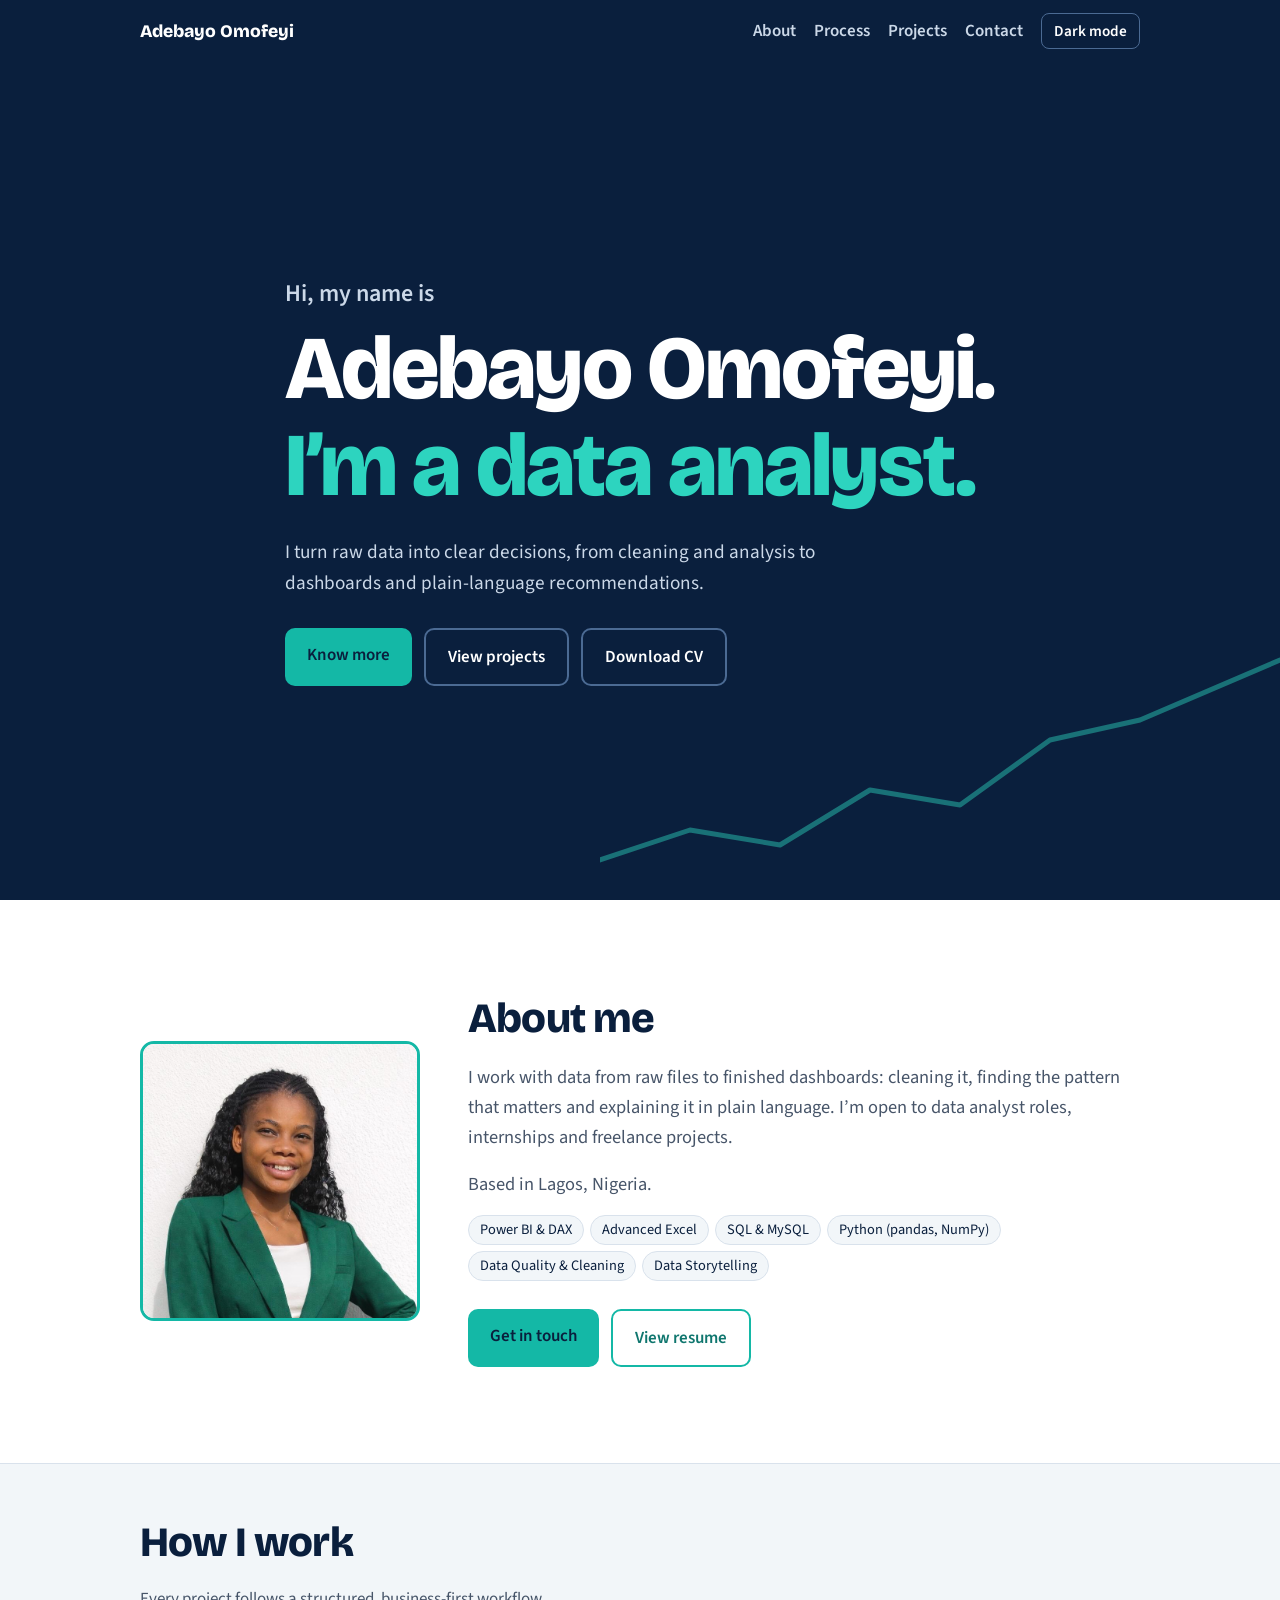
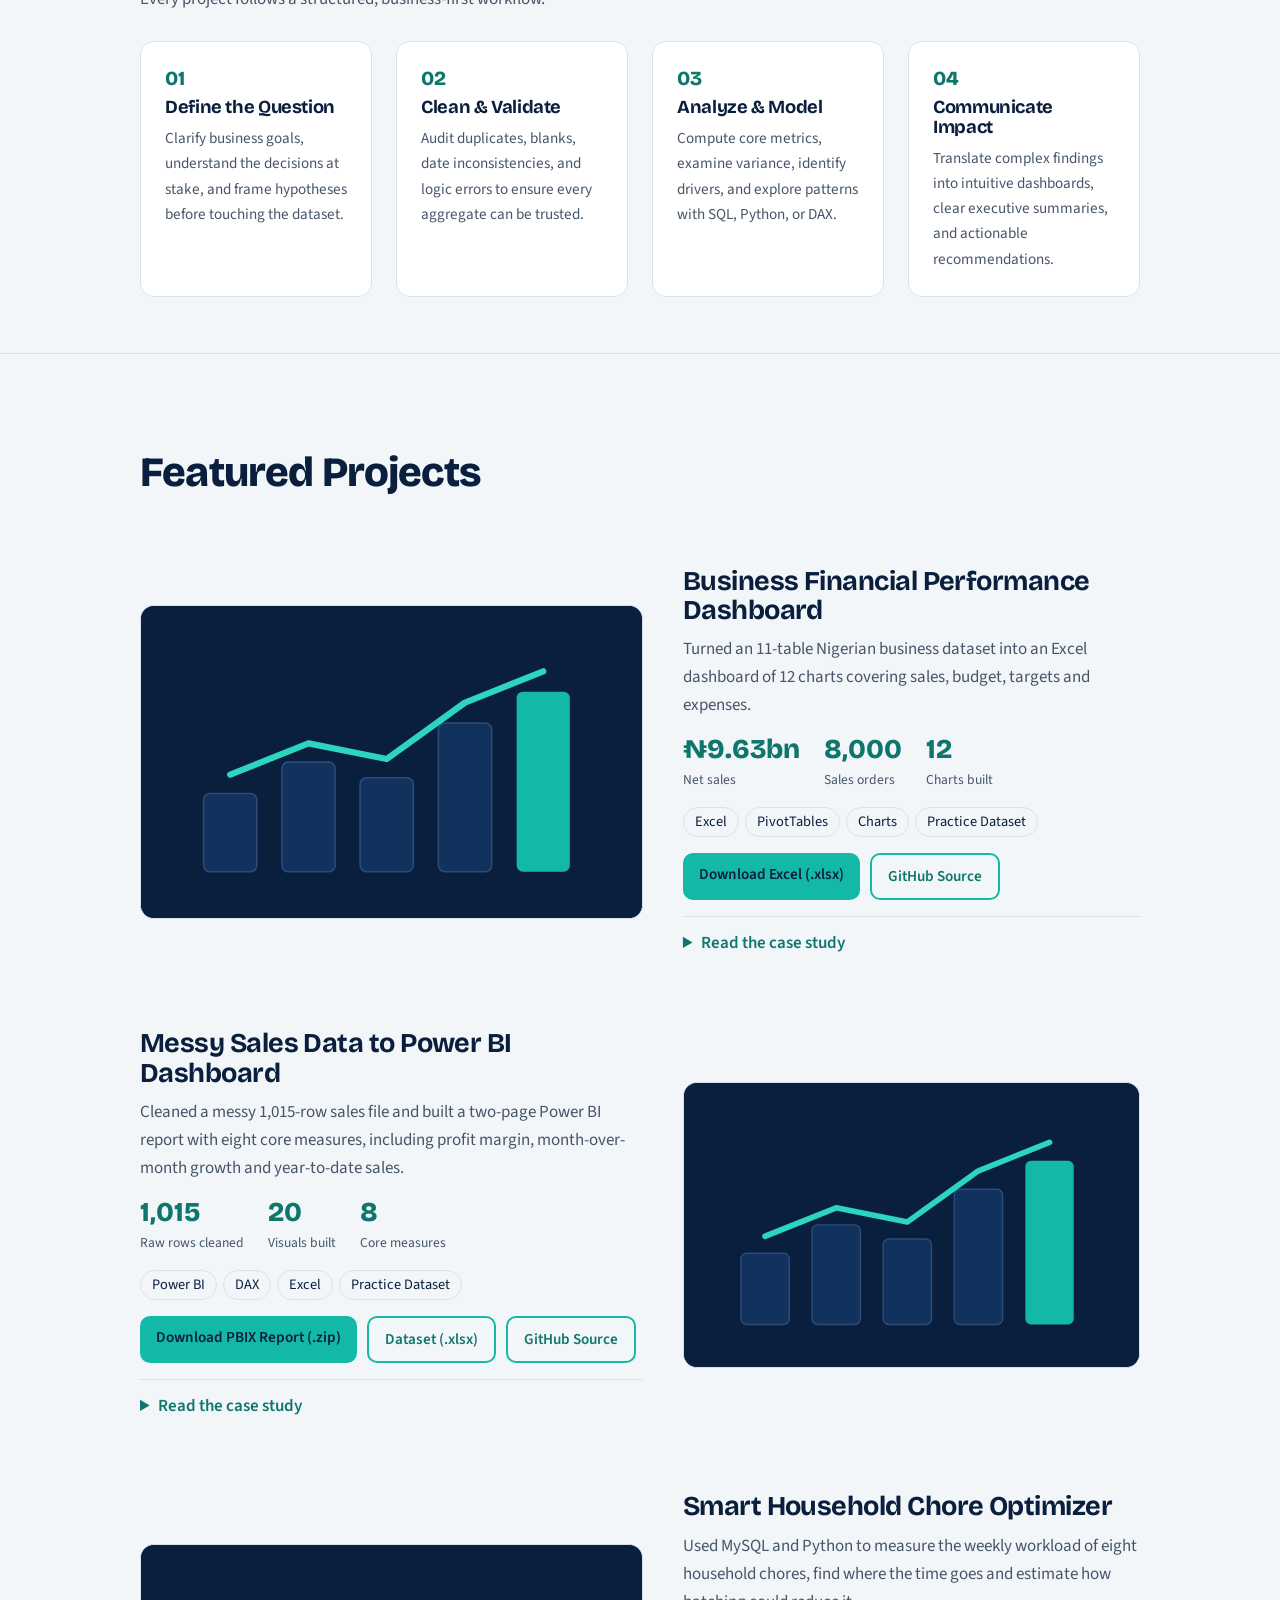
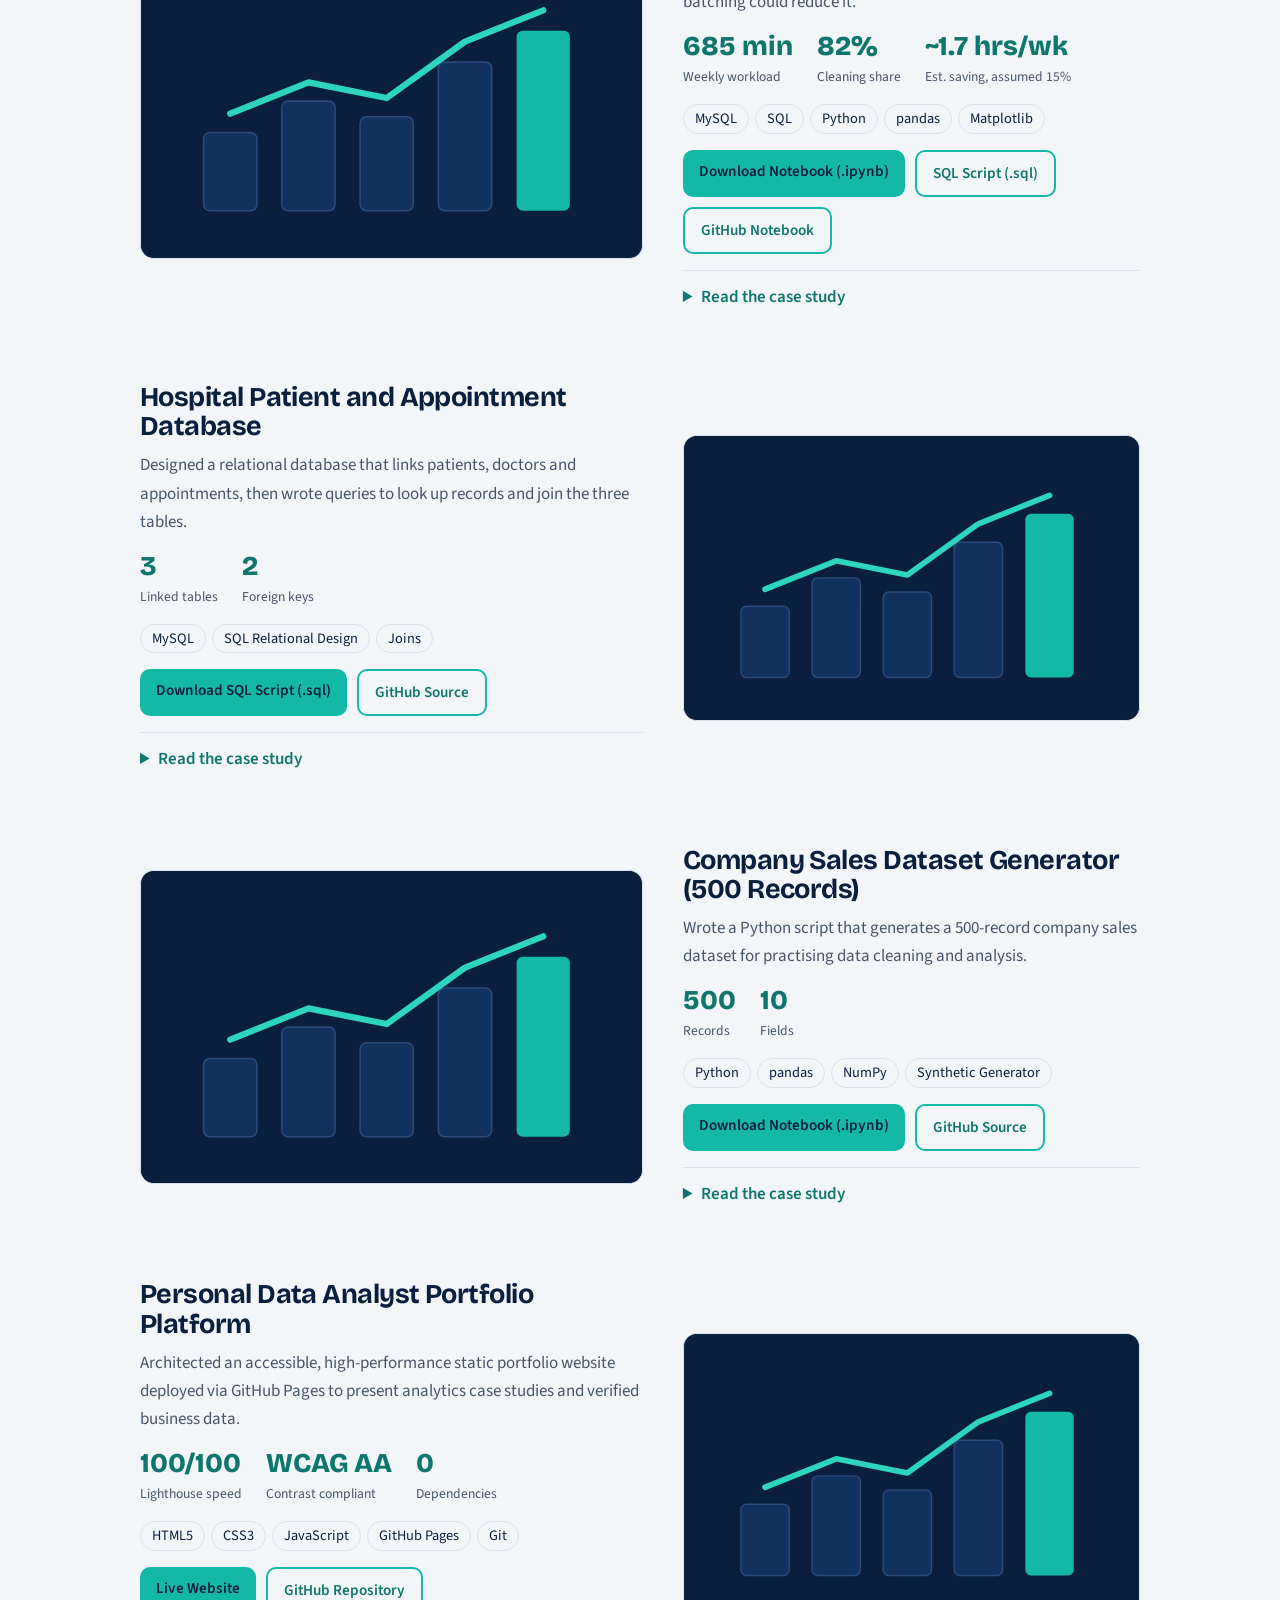
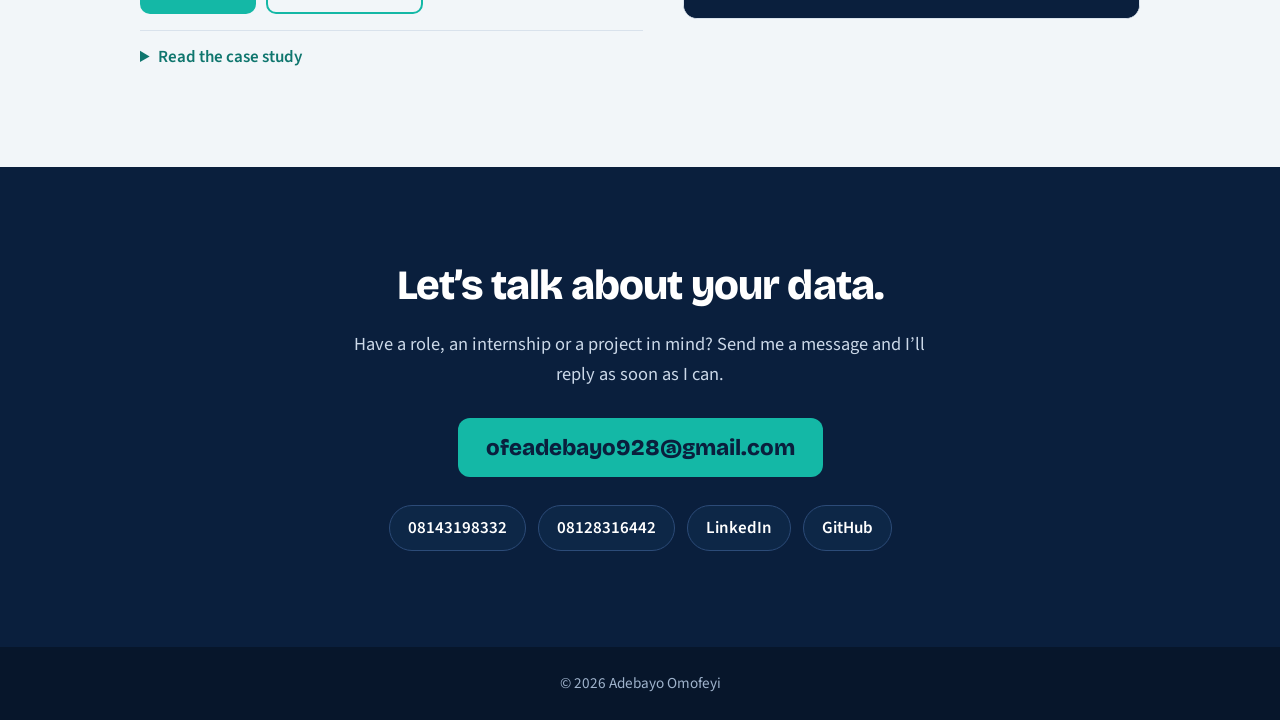
<file: feyi-project/index.html>
<!DOCTYPE html>
<html lang="en">
<head>
<meta charset="utf-8">
<meta name="viewport" content="width=device-width, initial-scale=1">
<title>Adebayo Omofeyi | Data Analyst</title>
<meta name="description" content="Adebayo Omofeyi is a Data Analyst based in Lagos, Nigeria. Specialising in Excel, Power BI, SQL, and Python to turn raw data into business decisions.">
<meta property="og:title" content="Adebayo Omofeyi | Data Analyst Portfolio">
<meta property="og:description" content="Projects and case studies that turn raw data into clear, actionable business decisions.">
<meta property="og:type" content="website">
<meta property="og:url" content="https://0fey001.github.io/">
<meta name="theme-color" content="#0A1F3D">
<link rel="icon" href="data:image/svg+xml,<svg xmlns=%22http://www.w3.org/2000/svg%22 viewBox=%220 0 100 100%22><rect width=%22100%22 height=%22100%22 rx=%2222%22 fill=%22%230A1F3D%22/><path d=%22M18 68 40 46 55 58 82 30%22 stroke=%22%2314B8A6%22 stroke-width=%2210%22 fill=%22none%22 stroke-linecap=%22round%22 stroke-linejoin=%22round%22/></svg>">
<link rel="preconnect" href="https://fonts.googleapis.com">
<link rel="preconnect" href="https://fonts.gstatic.com" crossorigin>
<link href="https://fonts.googleapis.com/css2?family=Bricolage+Grotesque:wght@600;700;800&family=Source+Sans+3:wght@400;600&display=swap" rel="stylesheet">
<script>try{document.documentElement.dataset.theme=localStorage.getItem("theme")||(matchMedia("(prefers-color-scheme: dark)").matches?"dark":"light")}catch(e){}</script>
<style>
:root{--bg:#fff;--fg:#0A1F3D;--mut:#475569;--soft:#F2F6F9;--card:#fff;--line:#D9E2EC;--teal:#14B8A6;--tealtxt:#0F766E;--navy:#0A1F3D;--navy2:#12325E;--edge:#2c4b78;--r:14px}
[data-theme=dark]{--bg:#07162b;--fg:#e6eef8;--mut:#a9bad0;--soft:#0A1F3D;--card:#0D2747;--line:#2c4b78;--tealtxt:#2DD4BF}
*{box-sizing:border-box}
html{scroll-behavior:smooth;scroll-padding-top:70px}
body{margin:0;font:400 1.0625rem/1.65 "Source Sans 3",system-ui,sans-serif;color:var(--fg);background:var(--bg)}
h1,h2,h3{font-family:"Bricolage Grotesque","Segoe UI",sans-serif;line-height:1.08;margin:0 0 .5em;letter-spacing:-.02em}
h2{font-size:clamp(1.9rem,4vw,2.6rem);font-weight:800}
a{color:var(--tealtxt)}
:focus-visible{outline:3px solid var(--teal);outline-offset:3px}
.wrap{max-width:1040px;margin:0 auto;padding:0 20px}
section{padding:96px 0}
.top{position:sticky;top:0;z-index:10;background:var(--navy);color:#fff}
.top .wrap{display:flex;align-items:center;justify-content:space-between;gap:12px;min-height:62px}
.brand{font:800 1.1rem "Bricolage Grotesque",sans-serif;color:#fff;text-decoration:none}
.top ul{display:flex;gap:18px;list-style:none;margin:0;padding:0;align-items:center}
.top ul a{color:#cbd8e8;text-decoration:none;font-weight:600}
.top ul a:hover{color:#2DD4BF}
#theme{background:none;border:1px solid #4b6a93;color:#fff;border-radius:8px;padding:6px 12px;font:600 .95rem "Source Sans 3",sans-serif;cursor:pointer}
@media(max-width:560px){.top ul li.hide{display:none}}
.hero{background:var(--navy);color:#fff;min-height:calc(100svh - 62px);display:grid;align-items:center;position:relative;overflow:hidden;padding:72px 0}
.hero .wrap{position:relative;z-index:1}
.hero h1{font-size:clamp(2.6rem,9vw,5.6rem);font-weight:800;margin:0}
.hero h1 .hi{display:block;font:600 clamp(1.1rem,3vw,1.5rem) "Source Sans 3",sans-serif;letter-spacing:0;color:#cbd8e8;margin-bottom:10px}
.hero h1 .role{display:block;color:#2DD4BF}
.hero .sub{color:#cbd8e8;max-width:30em;font-size:1.2rem;margin:22px 0 0}
.spark{position:absolute;right:0;bottom:0;width:min(680px,85%);opacity:.45}
.spark path{stroke-dasharray:900;stroke-dashoffset:900;animation:draw 2s ease-out .3s forwards}
@keyframes draw{to{stroke-dashoffset:0}}
@media(prefers-reduced-motion:reduce){.spark path{animation:none;stroke-dashoffset:0}html{scroll-behavior:auto}.totop{transition:none}}
.btns{display:flex;gap:12px;flex-wrap:wrap;margin-top:28px}
.btn{display:inline-block;padding:13px 22px;border-radius:10px;font-weight:600;text-decoration:none}
.btn.pri{background:var(--teal);color:var(--navy)}
.btn.sec{border:2px solid #4b6a93;color:#fff}
.btn.sm{padding:9px 16px;font-size:.95rem}
.btn.line{border:2px solid var(--teal);color:var(--tealtxt)}
.btn:hover{filter:brightness(1.12)}
.about{display:grid;grid-template-columns:280px 1fr;gap:48px;align-items:center}
.photo{aspect-ratio:1;border-radius:var(--r);background:var(--navy);border:3px solid var(--teal);display:grid;place-items:center;overflow:hidden;font:800 4.5rem "Bricolage Grotesque",sans-serif;color:#2DD4BF}
.photo img{width:100%;height:100%;object-fit:cover}
@media(max-width:760px){.about{grid-template-columns:1fr;gap:28px}.photo{max-width:200px}}
.about p{margin:0 0 16px;color:var(--mut);font-size:1.15rem}
.chips{display:flex;flex-wrap:wrap;gap:6px;list-style:none;margin:0;padding:0}
.chips li{background:var(--soft);border:1px solid var(--line);border-radius:999px;padding:2px 11px;font-size:.9rem}
.strip{background:var(--soft);border-top:1px solid var(--line);border-bottom:1px solid var(--line);padding:56px 0}
.steps{display:grid;grid-template-columns:repeat(auto-fit,minmax(210px,1fr));gap:24px;margin-top:28px}
.step-box{background:var(--card);border:1px solid var(--line);border-radius:var(--r);padding:24px}
.step-num{font:800 1.25rem "Bricolage Grotesque",sans-serif;color:var(--tealtxt);margin-bottom:8px}
.step-box h3{font-size:1.15rem;margin:0 0 8px}
.step-box p{margin:0;font-size:.95rem;color:var(--mut)}
#projects{background:var(--soft)}
.proj{display:grid;grid-template-columns:1.1fr 1fr;gap:40px;align-items:center;margin-top:72px}
.proj:nth-of-type(even) .pimg{order:2}
.pimg{border-radius:var(--r);overflow:hidden;border:1px solid var(--line);aspect-ratio:16/10;background:var(--navy);display:flex}
.pimg img,.pimg svg{width:100%;height:100%;object-fit:cover}
@media(max-width:820px){.proj{grid-template-columns:1fr;gap:20px;margin-top:56px}.proj:nth-of-type(even) .pimg{order:0}}
.proj h3{font-size:1.7rem;margin:0 0 10px}
.proj p{margin:0 0 14px;color:var(--mut)}
.kpis{display:flex;gap:24px;flex-wrap:wrap;margin-bottom:14px}
.kpis b{display:block;font:800 1.7rem "Bricolage Grotesque",sans-serif;color:var(--tealtxt)}
.kpis span{font-size:.85rem;color:var(--mut)}
.links{display:flex;gap:10px;flex-wrap:wrap;margin-top:16px}
details{margin-top:16px;border-top:1px solid var(--line);padding-top:12px}
summary{cursor:pointer;font-weight:600;color:var(--tealtxt)}
.cs{display:grid;gap:14px;padding-top:14px}
.cs h4{margin:0 0 4px;color:var(--tealtxt);font:700 1rem "Source Sans 3",sans-serif}
.cs p,.cs ul{margin:0}
.cs ul{padding-left:20px}
.contact{background:var(--navy);color:#fff;text-align:center}
.contact h2{color:#fff}
.contact p{color:#cbd8e8;max-width:32em;margin:0 auto 28px;font-size:1.15rem}
.cta{display:inline-block;background:var(--teal);color:var(--navy);font:800 clamp(1.05rem,3vw,1.4rem) "Bricolage Grotesque",sans-serif;padding:16px 28px;border-radius:12px;text-decoration:none;overflow-wrap:anywhere}
.cta:hover{filter:brightness(1.1)}
.pills{display:flex;flex-wrap:wrap;gap:12px;justify-content:center;margin-top:28px}
.pills a{border:1px solid var(--edge);background:#0D2747;color:#fff;text-decoration:none;border-radius:999px;padding:8px 18px;font-weight:600}
.pills a:hover{border-color:#2DD4BF}
footer{background:#07162b;color:#9fb3cc;padding:24px 0;text-align:center;font-size:.95rem}
.totop{position:fixed;right:18px;bottom:18px;width:46px;height:46px;border-radius:50%;border:0;background:var(--teal);color:var(--navy);font-size:1.3rem;font-weight:800;cursor:pointer;opacity:0;pointer-events:none;transition:opacity .2s}
.totop.show{opacity:1;pointer-events:auto}
</style>
</head>
<body>
<header class="top">
  <div class="wrap">
    <a class="brand" href="#top">Adebayo Omofeyi</a>
    <nav aria-label="Main"><ul>
      <li class="hide"><a href="#about">About</a></li>
      <li class="hide"><a href="#how-i-work">Process</a></li>
      <li class="hide"><a href="#projects">Projects</a></li>
      <li><a href="#contact">Contact</a></li>
      <li><button id="theme" type="button" aria-label="Switch between light and dark mode">Dark mode</button></li>
    </ul></nav>
  </div>
</header>

<main id="top">
<section class="hero">
  <svg class="spark" viewBox="0 0 680 260" aria-hidden="true"><path d="M0 220 90 190 180 205 270 150 360 165 450 100 540 80 680 20" fill="none" stroke="#2DD4BF" stroke-width="5" stroke-linecap="round" stroke-linejoin="round"/></svg>
  <div class="wrap">
    <h1><span class="hi">Hi, my name is</span>Adebayo Omofeyi.<span class="role">I’m a data analyst.</span></h1>
    <p class="sub">I turn raw data into clear decisions, from cleaning and analysis to dashboards and plain-language recommendations.</p>
    <div class="btns">
      <a class="btn pri" href="#about">Know more</a>
      <a class="btn sec" href="#projects">View projects</a>
      <a class="btn sec cv-btn" href="assets/resume.pdf" download>Download CV</a>
    </div>
  </div>
</section>

<section id="about">
  <div class="wrap about">
    <div class="photo" id="photo" aria-label="Profile photo of Adebayo Omofeyi">
      <img src="assets/images/profile.jpg" alt="Adebayo Omofeyi - Data Analyst" loading="lazy">
    </div>
    <div>
      <h2>About me</h2>
      <p>I work with data from raw files to finished dashboards: cleaning it, finding the pattern that matters and explaining it in plain language. I’m open to data analyst roles, internships and freelance projects.</p>
      <p>Based in Lagos, Nigeria.</p>
      <ul class="chips">
        <li>Power BI &amp; DAX</li>
        <li>Advanced Excel</li>
        <li>SQL &amp; MySQL</li>
        <li>Python (pandas, NumPy)</li>
        <li>Data Quality &amp; Cleaning</li>
        <li>Data Storytelling</li>
      </ul>
      <div class="btns" id="aboutBtns">
        <a class="btn pri" href="#contact">Get in touch</a>
        <a class="btn line cv-btn" href="assets/resume.pdf" download>View resume</a>
      </div>
    </div>
  </div>
</section>

<!-- How I Work Process Strip -->
<section id="how-i-work" class="strip">
  <div class="wrap">
    <h2>How I work</h2>
    <p style="color:var(--mut);margin:0 0 10px;">Every project follows a structured, business-first workflow.</p>
    <div class="steps">
      <div class="step-box">
        <div class="step-num">01</div>
        <h3>Define the Question</h3>
        <p>Clarify business goals, understand the decisions at stake, and frame hypotheses before touching the dataset.</p>
      </div>
      <div class="step-box">
        <div class="step-num">02</div>
        <h3>Clean &amp; Validate</h3>
        <p>Audit duplicates, blanks, date inconsistencies, and logic errors to ensure every aggregate can be trusted.</p>
      </div>
      <div class="step-box">
        <div class="step-num">03</div>
        <h3>Analyze &amp; Model</h3>
        <p>Compute core metrics, examine variance, identify drivers, and explore patterns with SQL, Python, or DAX.</p>
      </div>
      <div class="step-box">
        <div class="step-num">04</div>
        <h3>Communicate Impact</h3>
        <p>Translate complex findings into intuitive dashboards, clear executive summaries, and actionable recommendations.</p>
      </div>
    </div>
  </div>
</section>

<section id="projects">
  <div class="wrap">
    <h2>Featured Projects</h2>
    <div id="list">
      <!-- Project 1: Business Financial Performance Dashboard -->
      <article class="proj" id="project-1">
        <div class="pimg">
          <svg viewBox="0 0 320 200" preserveAspectRatio="xMidYMid slice" aria-hidden="true"><rect width="320" height="200" fill="#0A1F3D"/><g fill="#12325E" stroke="#2c4b78"><rect x="40" y="120" width="34" height="50" rx="4"/><rect x="90" y="100" width="34" height="70" rx="4"/><rect x="140" y="110" width="34" height="60" rx="4"/><rect x="190" y="75" width="34" height="95" rx="4"/></g><rect x="240" y="55" width="34" height="115" rx="4" fill="#14B8A6"/><path d="M57 108 107 88 157 98 207 62 257 42" fill="none" stroke="#2DD4BF" stroke-width="4" stroke-linecap="round" stroke-linejoin="round"/></svg>
        </div>
        <div>
          <h3>Business Financial Performance Dashboard</h3>
          <p>Turned an 11-table Nigerian business dataset into an Excel dashboard of 12 charts covering sales, budget, targets and expenses.</p>
          <div class="kpis">
            <div><b>₦9.63bn</b><span>Net sales</span></div>
            <div><b>8,000</b><span>Sales orders</span></div>
            <div><b>12</b><span>Charts built</span></div>
          </div>
          <ul class="chips"><li>Excel</li><li>PivotTables</li><li>Charts</li><li>Practice Dataset</li></ul>
          <div class="links">
            <a class="btn sm pri" href="Business_Financial.xlsx" download>Download Excel (.xlsx)</a>
            <a class="btn sm line" href="https://github.com/0fey001/0fey001.github.io/blob/main/Business_Financial.xlsx" target="_blank" rel="noopener">GitHub Source</a>
          </div>
          <details>
            <summary>Read the case study</summary>
            <div class="cs">
              <div><h4>Business problem</h4><p>A multi-region Nigerian business needs one place to see sales, budget, targets and expenses by region, channel and product category.</p></div>
              <div><h4>Data</h4><p>A practice dataset of 11 linked tables (dates, products, customers, employees, regions, departments, sales, expenses, budget and targets), all in naira. It holds 8,000 sales orders from January 2023 to December 2026, 1,800 expense records and 600 customers.</p></div>
              <div><h4>Process</h4><ul><li>Summarised sales, quantity, budget, targets, expenses and headcount with 12 PivotTables</li><li>Built 12 charts from those PivotTables</li><li>Arranged the charts on two dashboard sheets</li><li>Compared net sales by region, sales channel and product category</li></ul></div>
              <div><h4>Key insights</h4><ul><li>Net sales total ₦9.63bn. Lagos leads the regions at ₦1.68bn and South West trails at ₦1.49bn, about 11% behind.</li><li>Online is the top channel at ₦2.51bn and Retail the lowest at ₦2.32bn.</li><li>Office Supplies is the top category at ₦1.80bn, just ahead of Industrial Equipment at ₦1.78bn. Beverages is lowest at ₦1.37bn.</li></ul></div>
              <div><h4>Recommendation and impact</h4><p>One dashboard that shows where sales come from by region, channel and category, next to total expenses of ₦2.77bn, budgets and targets.</p></div>
            </div>
          </details>
        </div>
      </article>

      <!-- Project 2: Messy Sales Data to Power BI Dashboard -->
      <article class="proj" id="project-2">
        <div class="pimg">
          <svg viewBox="0 0 320 200" preserveAspectRatio="xMidYMid slice" aria-hidden="true"><rect width="320" height="200" fill="#0A1F3D"/><g fill="#12325E" stroke="#2c4b78"><rect x="40" y="120" width="34" height="50" rx="4"/><rect x="90" y="100" width="34" height="70" rx="4"/><rect x="140" y="110" width="34" height="60" rx="4"/><rect x="190" y="75" width="34" height="95" rx="4"/></g><rect x="240" y="55" width="34" height="115" rx="4" fill="#14B8A6"/><path d="M57 108 107 88 157 98 207 62 257 42" fill="none" stroke="#2DD4BF" stroke-width="4" stroke-linecap="round" stroke-linejoin="round"/></svg>
        </div>
        <div>
          <h3>Messy Sales Data to Power BI Dashboard</h3>
          <p>Cleaned a messy 1,015-row sales file and built a two-page Power BI report with eight core measures, including profit margin, month-over-month growth and year-to-date sales.</p>
          <div class="kpis">
            <div><b>1,015</b><span>Raw rows cleaned</span></div>
            <div><b>20</b><span>Visuals built</span></div>
            <div><b>8</b><span>Core measures</span></div>
          </div>
          <ul class="chips"><li>Power BI</li><li>DAX</li><li>Excel</li><li>Practice Dataset</li></ul>
          <div class="links">
            <a class="btn sm pri" href="clean messy data class1.pbix.zip" download>Download PBIX Report (.zip)</a>
            <a class="btn sm line" href="Power_BI_Messy_Sales_Dataset.xlsx" download>Dataset (.xlsx)</a>
            <a class="btn sm line" href="https://github.com/0fey001/0fey001.github.io/blob/main/clean%20messy%20data%20class1.pbix.zip" target="_blank" rel="noopener">GitHub Source</a>
          </div>
          <details>
            <summary>Read the case study</summary>
            <div class="cs">
              <div><h4>Business problem</h4><p>Sales data collected by hand is full of duplicates, blanks and inconsistent labels, so its totals cannot be trusted until it is cleaned.</p></div>
              <div><h4>Data</h4><p>A practice file of 1,015 orders dated from 2025, with 16 columns. Problems found: 14 duplicate rows, blanks in seven columns (up to 209 in Customer_Gender and 181 in Payment_Method), 5 orders with zero or negative quantity, discounts below 0% or above 100%, 3 dates in the future, and inconsistent spellings in Payment_Method (7 variants for 5 methods) and Order_Status (4 for 3).</p></div>
              <div><h4>Process</h4><ul><li>Removed duplicate rows and handled blanks</li><li>Standardised text labels and checked quantities, discounts and dates</li><li>Created the core measures: Total Sales, Total Profit, Profit Margin, Total Orders, Total Quantity, Average Sales, MoM Growth % and YTD Sales</li><li>Built a two-page report with cards, a monthly bar chart, donut and pie charts and a product table</li></ul></div>
              <div><h4>Key insights</h4><ul><li>The report shows total sales and profit margin overall and by region, category and product.</li><li>It tracks month-over-month growth and year-to-date sales.</li><li>It breaks sales down by salesperson, order status, payment method and customer gender.</li></ul></div>
              <div><h4>Recommendation and impact</h4><p>A cleaned dataset behind a report that answers where sales and profit come from and how they change month to month.</p></div>
            </div>
          </details>
        </div>
      </article>

      <!-- Project 3: Smart Household Chore Optimizer -->
      <article class="proj" id="project-3">
        <div class="pimg">
          <svg viewBox="0 0 320 200" preserveAspectRatio="xMidYMid slice" aria-hidden="true"><rect width="320" height="200" fill="#0A1F3D"/><g fill="#12325E" stroke="#2c4b78"><rect x="40" y="120" width="34" height="50" rx="4"/><rect x="90" y="100" width="34" height="70" rx="4"/><rect x="140" y="110" width="34" height="60" rx="4"/><rect x="190" y="75" width="34" height="95" rx="4"/></g><rect x="240" y="55" width="34" height="115" rx="4" fill="#14B8A6"/><path d="M57 108 107 88 157 98 207 62 257 42" fill="none" stroke="#2DD4BF" stroke-width="4" stroke-linecap="round" stroke-linejoin="round"/></svg>
        </div>
        <div>
          <h3>Smart Household Chore Optimizer</h3>
          <p>Used MySQL and Python to measure the weekly workload of eight household chores, find where the time goes and estimate how batching could reduce it.</p>
          <div class="kpis">
            <div><b>685 min</b><span>Weekly workload</span></div>
            <div><b>82%</b><span>Cleaning share</span></div>
            <div><b>~1.7 hrs/wk</b><span>Est. saving, assumed 15%</span></div>
          </div>
          <ul class="chips"><li>MySQL</li><li>SQL</li><li>Python</li><li>pandas</li><li>Matplotlib</li></ul>
          <div class="links">
            <a class="btn sm pri" href="smart_household_optimizer_sanitized.ipynb" download>Download Notebook (.ipynb)</a>
            <a class="btn sm line" href="Household chore.sql" download>SQL Script (.sql)</a>
            <a class="btn sm line" href="https://github.com/0fey001/0fey001.github.io/blob/main/smart_household_optimizer_sanitized.ipynb" target="_blank" rel="noopener">GitHub Notebook</a>
          </div>
          <details>
            <summary>Read the case study</summary>
            <div class="cs">
              <div><h4>Business problem</h4><p>Household chores quietly use a large part of the week, and it is hard to see which ones take the most time or how to organise them to save time.</p></div>
              <div><h4>Data</h4><p>A MySQL database with a tasks table (8 chores with category, weekly frequency, estimated minutes and whether they can be batched) and a task_history table that logs actual minutes and completion, linked by task_id.</p></div>
              <div><h4>Process</h4><ul><li>Designed the two tables and loaded the chore and history data in SQL</li><li>Calculated weekly minutes per chore and per category with GROUP BY, and compared estimated and actual minutes with JOINs</li><li>Pulled the data into pandas, ranked chores by weekly duration and validated it for missing values, duplicate IDs and invalid frequencies</li><li>Built a workload-balanced weekly schedule and a batching recommendation, then exported the results to Excel</li></ul></div>
              <div><h4>Key insights</h4><ul><li>The workload is 685 minutes (11.4 hours) a week across 8 chores.</li><li>Cleaning accounts for 565 of those minutes, about 82%.</li><li>Sweep and mop is the biggest single chore at 210 minutes a week, followed by laundry at 160.</li><li>If batching saves 15% on batchable chores, about 103 minutes (1.7 hours) a week could be saved.</li></ul></div>
              <div><h4>Recommendation and impact</h4><p>Recommendation: group chores of the same category into single sessions and spread the load evenly across the week. The 15% saving is an assumption in the notebook, not a measured result.</p></div>
            </div>
          </details>
        </div>
      </article>

      <!-- Project 4: Hospital Patient and Appointment Database -->
      <article class="proj" id="project-4">
        <div class="pimg">
          <svg viewBox="0 0 320 200" preserveAspectRatio="xMidYMid slice" aria-hidden="true"><rect width="320" height="200" fill="#0A1F3D"/><g fill="#12325E" stroke="#2c4b78"><rect x="40" y="120" width="34" height="50" rx="4"/><rect x="90" y="100" width="34" height="70" rx="4"/><rect x="140" y="110" width="34" height="60" rx="4"/><rect x="190" y="75" width="34" height="95" rx="4"/></g><rect x="240" y="55" width="34" height="115" rx="4" fill="#14B8A6"/><path d="M57 108 107 88 157 98 207 62 257 42" fill="none" stroke="#2DD4BF" stroke-width="4" stroke-linecap="round" stroke-linejoin="round"/></svg>
        </div>
        <div>
          <h3>Hospital Patient and Appointment Database</h3>
          <p>Designed a relational database that links patients, doctors and appointments, then wrote queries to look up records and join the three tables.</p>
          <div class="kpis">
            <div><b>3</b><span>Linked tables</span></div>
            <div><b>2</b><span>Foreign keys</span></div>
          </div>
          <ul class="chips"><li>MySQL</li><li>SQL Relational Design</li><li>Joins</li></ul>
          <div class="links">
            <a class="btn sm pri" href="Hospital_queries.sql" download>Download SQL Script (.sql)</a>
            <a class="btn sm line" href="https://github.com/0fey001/0fey001.github.io/blob/main/Hospital_queries.sql" target="_blank" rel="noopener">GitHub Source</a>
          </div>
          <details>
            <summary>Read the case study</summary>
            <div class="cs">
              <div><h4>Business problem</h4><p>A clinic needs to know which patient is seeing which doctor and when, without repeating patient and doctor details on every appointment.</p></div>
              <div><h4>Data</h4><p>Three tables created in MySQL: patients (name, age, gender, phone, consultation fee, medication fee and total bill), doctors (name, age and specialization) and appointments (patient, doctor and date). Sample records were added for testing.</p></div>
              <div><h4>Process</h4><ul><li>Defined primary keys and made the appointments table reference patients and doctors with foreign keys</li><li>Inserted sample records to test the design</li><li>Wrote lookups by ID, exact name and partial name with LIKE</li><li>Joined all three tables to list each appointment with the patient, doctor, specialization and date</li></ul></div>
              <div><h4>Key insights</h4><ul><li>Storing each patient and doctor once keeps appointment records small and consistent.</li><li>A single JOIN query returns a readable appointment list from three tables.</li></ul></div>
              <div><h4>Recommendation and impact</h4><p>A working schema that can be extended with more records, billing queries and reports.</p></div>
            </div>
          </details>
        </div>
      </article>

      <!-- Project 5: Company Sales Dataset Generator -->
      <article class="proj" id="project-5">
        <div class="pimg">
          <svg viewBox="0 0 320 200" preserveAspectRatio="xMidYMid slice" aria-hidden="true"><rect width="320" height="200" fill="#0A1F3D"/><g fill="#12325E" stroke="#2c4b78"><rect x="40" y="120" width="34" height="50" rx="4"/><rect x="90" y="100" width="34" height="70" rx="4"/><rect x="140" y="110" width="34" height="60" rx="4"/><rect x="190" y="75" width="34" height="95" rx="4"/></g><rect x="240" y="55" width="34" height="115" rx="4" fill="#14B8A6"/><path d="M57 108 107 88 157 98 207 62 257 42" fill="none" stroke="#2DD4BF" stroke-width="4" stroke-linecap="round" stroke-linejoin="round"/></svg>
        </div>
        <div>
          <h3>Company Sales Dataset Generator (500 Records)</h3>
          <p>Wrote a Python script that generates a 500-record company sales dataset for practising data cleaning and analysis.</p>
          <div class="kpis">
            <div><b>500</b><span>Records</span></div>
            <div><b>10</b><span>Fields</span></div>
          </div>
          <ul class="chips"><li>Python</li><li>pandas</li><li>NumPy</li><li>Synthetic Generator</li></ul>
          <div class="links">
            <a class="btn sm pri" href="1.GRawData.ipynb" download>Download Notebook (.ipynb)</a>
            <a class="btn sm line" href="https://github.com/0fey001/0fey001.github.io/blob/main/1.GRawData.ipynb" target="_blank" rel="noopener">GitHub Source</a>
          </div>
          <details>
            <summary>Read the case study</summary>
            <div class="cs">
              <div><h4>Business problem</h4><p>Practising analysis needs realistic raw data, and a ready-made dataset is not always available.</p></div>
              <div><h4>Data</h4><p>Synthetic data: 500 employee sales records for 2024 to 2026 across five departments, four regions and five products. Units sold, unit price and targets are random, and revenue is calculated as units × price.</p></div>
              <div><h4>Process</h4><ul><li>Defined the ten fields in a dictionary, with lists of departments, regions and products</li><li>Looped 500 times to create random records and calculate revenue</li><li>Built a pandas DataFrame, checked the first and last rows and saved it to CSV</li></ul></div>
              <div><h4>Key insights</h4><ul><li>Revenue equals units × price in every row by construction, which makes the data easy to use for testing validation checks.</li><li>The data is synthetic, so it is for practising technique rather than drawing business conclusions.</li></ul></div>
              <div><h4>Recommendation and impact</h4><p>A reusable generator that produces fresh practice data for sales analysis exercises.</p></div>
            </div>
          </details>
        </div>
      </article>

      <!-- Project 6: Personal Data Analyst Portfolio Platform -->
      <article class="proj" id="project-6">
        <div class="pimg">
          <svg viewBox="0 0 320 200" preserveAspectRatio="xMidYMid slice" aria-hidden="true"><rect width="320" height="200" fill="#0A1F3D"/><g fill="#12325E" stroke="#2c4b78"><rect x="40" y="120" width="34" height="50" rx="4"/><rect x="90" y="100" width="34" height="70" rx="4"/><rect x="140" y="110" width="34" height="60" rx="4"/><rect x="190" y="75" width="34" height="95" rx="4"/></g><rect x="240" y="55" width="34" height="115" rx="4" fill="#14B8A6"/><path d="M57 108 107 88 157 98 207 62 257 42" fill="none" stroke="#2DD4BF" stroke-width="4" stroke-linecap="round" stroke-linejoin="round"/></svg>
        </div>
        <div>
          <h3>Personal Data Analyst Portfolio Platform</h3>
          <p>Architected an accessible, high-performance static portfolio website deployed via GitHub Pages to present analytics case studies and verified business data.</p>
          <div class="kpis">
            <div><b>100/100</b><span>Lighthouse speed</span></div>
            <div><b>WCAG AA</b><span>Contrast compliant</span></div>
            <div><b>0</b><span>Dependencies</span></div>
          </div>
          <ul class="chips"><li>HTML5</li><li>CSS3</li><li>JavaScript</li><li>GitHub Pages</li><li>Git</li></ul>
          <div class="links">
            <a class="btn sm pri" href="https://0fey001.github.io/" target="_blank" rel="noopener">Live Website</a>
            <a class="btn sm line" href="https://github.com/0fey001/0fey001.github.io" target="_blank" rel="noopener">GitHub Repository</a>
          </div>
          <details>
            <summary>Read the case study</summary>
            <div class="cs">
              <div><h4>Business problem</h4><p>Traditional static PDF resumes cannot effectively demonstrate interactive data visualizations, multi-table SQL schemas, or complete data transformation pipelines to hiring managers.</p></div>
              <div><h4>Data</h4><p>Six structured business case studies, verified dataset metrics from Excel, Power BI, SQL, and Python pipelines, and semantic web content.</p></div>
              <div><h4>Process</h4><ul><li>Designed a responsive, semantic user experience with custom dark/light theme switching</li><li>Ensured full WCAG AA contrast compliance (#0F766E on white, #2DD4BF on dark) and reduced-motion accessibility</li><li>Pre-rendered all case study disclosures into native HTML to guarantee full functionality without JavaScript</li><li>Configured zero-build deployment workflow with GitHub Pages, .nojekyll, and custom 404 routing</li></ul></div>
              <div><h4>Key insights</h4><ul><li>A zero-dependency vanilla architecture achieves sub-0.5s load times and eliminates third-party security vulnerabilities.</li><li>Semantic, pre-rendered markup delivers full mobile responsiveness (360px–1440px) and complete search-engine indexing.</li><li>Collapsible disclosure summaries preserve a clean scan path for recruiters while providing deep analytical depth on demand.</li></ul></div>
              <div><h4>Recommendation and impact</h4><p>A fast, hiring-manager-friendly portfolio at 0fey001.github.io providing transparent, verifiable evidence of data analytics and technical communication skills.</p></div>
            </div>
          </details>
        </div>
      </article>
    </div>
  </div>
</section>

<section id="contact" class="contact">
  <div class="wrap">
    <h2>Let’s talk about your data.</h2>
    <p>Have a role, an internship or a project in mind? Send me a message and I’ll reply as soon as I can.</p>
    <a class="cta" href="mailto:ofeadebayo928@gmail.com">ofeadebayo928@gmail.com</a>
    <div class="pills">
      <a href="tel:+2348143198332">08143198332</a>
      <a href="tel:+2348128316442">08128316442</a>
      <a href="https://www.linkedin.com/in/adebayo-omofeyi-767283310" target="_blank" rel="noopener">LinkedIn</a>
      <a href="https://github.com/0fey001" target="_blank" rel="noopener">GitHub</a>
    </div>
  </div>
</section>
</main>

<footer>© 2026 Adebayo Omofeyi</footer>
<button class="totop" id="totop" type="button" aria-label="Back to top">↑</button>

<script>
const CONFIG={photo:"assets/images/profile.jpg",cv:"assets/resume.pdf"};

/* Projects configuration for dynamic updates if needed */
const DATA=[
 {id:"business-financial",type:"Excel dashboard",title:"Business Financial Performance Dashboard",
  image:"",
  summary:"Turned an 11-table Nigerian business dataset into an Excel dashboard of 12 charts covering sales, budget, targets and expenses.",
  kpis:[["Net sales","₦9.63bn"],["Sales orders","8,000"],["Charts built","12"]],
  tools:["Excel","PivotTables","Charts","Practice Dataset"],
  problem:"A multi-region Nigerian business needs one place to see sales, budget, targets and expenses by region, channel and product category.",
  data:"A practice dataset of 11 linked tables (dates, products, customers, employees, regions, departments, sales, expenses, budget and targets), all in naira. It holds 8,000 sales orders from January 2023 to December 2026, 1,800 expense records and 600 customers.",
  process:["Summarised sales, quantity, budget, targets, expenses and headcount with 12 PivotTables","Built 12 charts from those PivotTables","Arranged the charts on two dashboard sheets","Compared net sales by region, sales channel and product category"],
  insights:["Net sales total ₦9.63bn. Lagos leads the regions at ₦1.68bn and South West trails at ₦1.49bn, about 11% behind.","Online is the top channel at ₦2.51bn and Retail the lowest at ₦2.32bn.","Office Supplies is the top category at ₦1.80bn, just ahead of Industrial Equipment at ₦1.78bn. Beverages is lowest at ₦1.37bn."],
  impact:"One dashboard that shows where sales come from by region, channel and category, next to total expenses of ₦2.77bn, budgets and targets.",
  links:{demo:"Business_Financial.xlsx",repo:"https://github.com/0fey001/0fey001.github.io/blob/main/Business_Financial.xlsx",report:""}},
 {id:"power-bi-sales",type:"Power BI dashboard",title:"Messy Sales Data to Power BI Dashboard",
  image:"",
  summary:"Cleaned a messy 1,015-row sales file and built a two-page Power BI report with eight core measures, including profit margin, month-over-month growth and year-to-date sales.",
  kpis:[["Raw rows cleaned","1,015"],["Visuals built","20"],["Core measures","8"]],
  tools:["Power BI","DAX","Excel","Practice Dataset"],
  problem:"Sales data collected by hand is full of duplicates, blanks and inconsistent labels, so its totals cannot be trusted until it is cleaned.",
  data:"A practice file of 1,015 orders dated from 2025, with 16 columns. Problems found: 14 duplicate rows, blanks in seven columns (up to 209 in Customer_Gender and 181 in Payment_Method), 5 orders with zero or negative quantity, discounts below 0% or above 100%, 3 dates in the future, and inconsistent spellings in Payment_Method (7 variants for 5 methods) and Order_Status (4 for 3).",
  process:["Removed duplicate rows and handled blanks","Standardised text labels and checked quantities, discounts and dates","Created the core measures: Total Sales, Total Profit, Profit Margin, Total Orders, Total Quantity, Average Sales, MoM Growth % and YTD Sales","Built a two-page report with cards, a monthly bar chart, donut and pie charts and a product table"],
  insights:["The report shows total sales and profit margin overall and by region, category and product.","It tracks month-over-month growth and year-to-date sales.","It breaks sales down by salesperson, order status, payment method and customer gender."],
  impact:"A cleaned dataset behind a report that answers where sales and profit come from and how they change month to month.",
  links:{demo:"clean messy data class1.pbix.zip",repo:"https://github.com/0fey001/0fey001.github.io/blob/main/clean%20messy%20data%20class1.pbix.zip",report:""}},
 {id:"household-optimizer",type:"SQL and Python",title:"Smart Household Chore Optimizer",
  image:"",
  summary:"Used MySQL and Python to measure the weekly workload of eight household chores, find where the time goes and estimate how batching could reduce it.",
  kpis:[["Weekly workload","685 min"],["Cleaning share","82%"],["Est. saving, assumed 15%","~1.7 hrs/wk"]],
  tools:["MySQL","SQL","Python","pandas","Matplotlib"],
  problem:"Household chores quietly use a large part of the week, and it is hard to see which ones take the most time or how to organise them to save time.",
  data:"A MySQL database with a tasks table (8 chores with category, weekly frequency, estimated minutes and whether they can be batched) and a task_history table that logs actual minutes and completion, linked by task_id.",
  process:["Designed the two tables and loaded the chore and history data in SQL","Calculated weekly minutes per chore and per category with GROUP BY, and compared estimated and actual minutes with JOINs","Pulled the data into pandas, ranked chores by weekly duration and validated it for missing values, duplicate IDs and invalid frequencies","Built a workload-balanced weekly schedule and a batching recommendation, then exported the results to Excel"],
  insights:["The workload is 685 minutes (11.4 hours) a week across 8 chores.","Cleaning accounts for 565 of those minutes, about 82%.","Sweep and mop is the biggest single chore at 210 minutes a week, followed by laundry at 160.","If batching saves 15% on batchable chores, about 103 minutes (1.7 hours) a week could be saved."],
  impact:"Recommendation: group chores of the same category into single sessions and spread the load evenly across the week. The 15% saving is an assumption in the notebook, not a measured result.",
  links:{demo:"smart_household_optimizer_sanitized.ipynb",repo:"https://github.com/0fey001/0fey001.github.io/blob/main/smart_household_optimizer_sanitized.ipynb",report:""}},
 {id:"hospital-database",type:"SQL database design",title:"Hospital Patient and Appointment Database",
  image:"",
  summary:"Designed a relational database that links patients, doctors and appointments, then wrote queries to look up records and join the three tables.",
  kpis:[["Linked tables","3"],["Foreign keys","2"]],
  tools:["MySQL","SQL Relational Design","Joins"],
  problem:"A clinic needs to know which patient is seeing which doctor and when, without repeating patient and doctor details on every appointment.",
  data:"Three tables created in MySQL: patients (name, age, gender, phone, consultation fee, medication fee and total bill), doctors (name, age and specialization) and appointments (patient, doctor and date). Sample records were added for testing.",
  process:["Defined primary keys and made the appointments table reference patients and doctors with foreign keys","Inserted sample records to test the design","Wrote lookups by ID, exact name and partial name with LIKE","Joined all three tables to list each appointment with the patient, doctor, specialization and date"],
  insights:["Storing each patient and doctor once keeps appointment records small and consistent.","A single JOIN query returns a readable appointment list from three tables."],
  impact:"A working schema that can be extended with more records, billing queries and reports.",
  links:{demo:"Hospital_queries.sql",repo:"https://github.com/0fey001/0fey001.github.io/blob/main/Hospital_queries.sql",report:""}},
 {id:"sales-data-generator",type:"Python data generation",title:"Company Sales Dataset Generator (500 Records)",
  image:"",
  summary:"Wrote a Python script that generates a 500-record company sales dataset for practising data cleaning and analysis.",
  kpis:[["Records","500"],["Fields","10"]],
  tools:["Python","pandas","NumPy","Synthetic Generator"],
  problem:"Practising analysis needs realistic raw data, and a ready-made dataset is not always available.",
  data:"Synthetic data: 500 employee sales records for 2024 to 2026 across five departments, four regions and five products. Units sold, unit price and targets are random, and revenue is calculated as units × price.",
  process:["Defined the ten fields in a dictionary, with lists of departments, regions and products","Looped 500 times to create random records and calculate revenue","Built a pandas DataFrame, checked the first and last rows and saved it to CSV"],
  insights:["Revenue equals units × price in every row by construction, which makes the data easy to use for testing validation checks.","The data is synthetic, so it is for practising technique rather than drawing business conclusions."],
  impact:"A reusable generator that produces fresh practice data for sales analysis exercises.",
  links:{demo:"1.GRawData.ipynb",repo:"https://github.com/0fey001/0fey001.github.io/blob/main/1.GRawData.ipynb",report:""}},
 {id:"portfolio-platform",type:"Web development & deployment",title:"Personal Data Analyst Portfolio Platform",
  image:"",
  summary:"Architected an accessible, high-performance static portfolio website deployed via GitHub Pages to present analytics case studies and verified business data.",
  kpis:[["Lighthouse speed","100/100"],["Contrast compliant","WCAG AA"],["Dependencies","0"]],
  tools:["HTML5","CSS3","JavaScript","GitHub Pages","Git"],
  problem:"Traditional static PDF resumes cannot effectively demonstrate interactive data visualizations, multi-table SQL schemas, or complete data transformation pipelines to hiring managers.",
  data:"Six structured business case studies, verified dataset metrics from Excel, Power BI, SQL, and Python pipelines, and semantic web content.",
  process:["Designed a responsive, semantic user experience with custom dark/light theme switching","Ensured full WCAG AA contrast compliance (#0F766E on white, #2DD4BF on dark) and reduced-motion accessibility","Pre-rendered all case study disclosures into native HTML to guarantee full functionality without JavaScript","Configured zero-build deployment workflow with GitHub Pages, .nojekyll, and custom 404 routing"],
  insights:["A zero-dependency vanilla architecture achieves sub-0.5s load times and eliminates third-party security vulnerabilities.","Semantic, pre-rendered markup delivers full mobile responsiveness (360px–1440px) and complete search-engine indexing.","Collapsible disclosure summaries preserve a clean scan path for recruiters while providing deep analytical depth on demand."],
  impact:"A fast, hiring-manager-friendly portfolio at 0fey001.github.io providing transparent, verifiable evidence of data analytics and technical communication skills.",
  links:{demo:"https://0fey001.github.io/",repo:"https://github.com/0fey001/0fey001.github.io",report:""}}
];

const THUMB='<svg viewBox="0 0 320 200" preserveAspectRatio="xMidYMid slice" aria-hidden="true"><rect width="320" height="200" fill="#0A1F3D"/><g fill="#12325E" stroke="#2c4b78"><rect x="40" y="120" width="34" height="50" rx="4"/><rect x="90" y="100" width="34" height="70" rx="4"/><rect x="140" y="110" width="34" height="60" rx="4"/><rect x="190" y="75" width="34" height="95" rx="4"/></g><rect x="240" y="55" width="34" height="115" rx="4" fill="#14B8A6"/><path d="M57 108 107 88 157 98 207 62 257 42" fill="none" stroke="#2DD4BF" stroke-width="4" stroke-linecap="round" stroke-linejoin="round"/></svg>';

/* If image paths are provided in DATA, update images dynamically */
DATA.forEach((p, i) => {
  if (p.image) {
    const pimgEl = document.querySelector(`#project-${i+1} .pimg`);
    if (pimgEl) {
      pimgEl.innerHTML = `<img src="${p.image}" alt="${p.title} dashboard preview" loading="lazy">`;
    }
  }
});

/* Update photo and resume if configured */
if(CONFIG.photo) {
  const photoEl = document.getElementById("photo");
  if(!photoEl.querySelector("img")) {
    photoEl.innerHTML = `<img src="${CONFIG.photo}" alt="Adebayo Omofeyi" loading="lazy">`;
  }
}
if(CONFIG.cv) {
  document.querySelectorAll(".cv-btn").forEach(b => {
    b.href = CONFIG.cv;
    b.style.display = "inline-block";
  });
  if(!document.querySelector("#aboutBtns .cv-btn")) {
    document.getElementById("aboutBtns").insertAdjacentHTML("beforeend", `<a class="btn line cv-btn" href="${CONFIG.cv}" download>View resume</a>`);
  }
}

/* Theme toggle handler */
const root=document.documentElement,tb=document.getElementById("theme");
const label=()=>tb.textContent=root.dataset.theme==="dark"?"Light mode":"Dark mode";
tb.onclick=()=>{
  root.dataset.theme=root.dataset.theme==="dark"?"light":"dark";
  try{localStorage.setItem("theme",root.dataset.theme)}catch(e){}
  label();
};
label();

/* Back to top scroll handler */
const up=document.getElementById("totop");
up.onclick=()=>scrollTo({top:0});
addEventListener("scroll",()=>up.classList.toggle("show",scrollY>600),{passive:true});
</script>
</body>
</html>
</file>
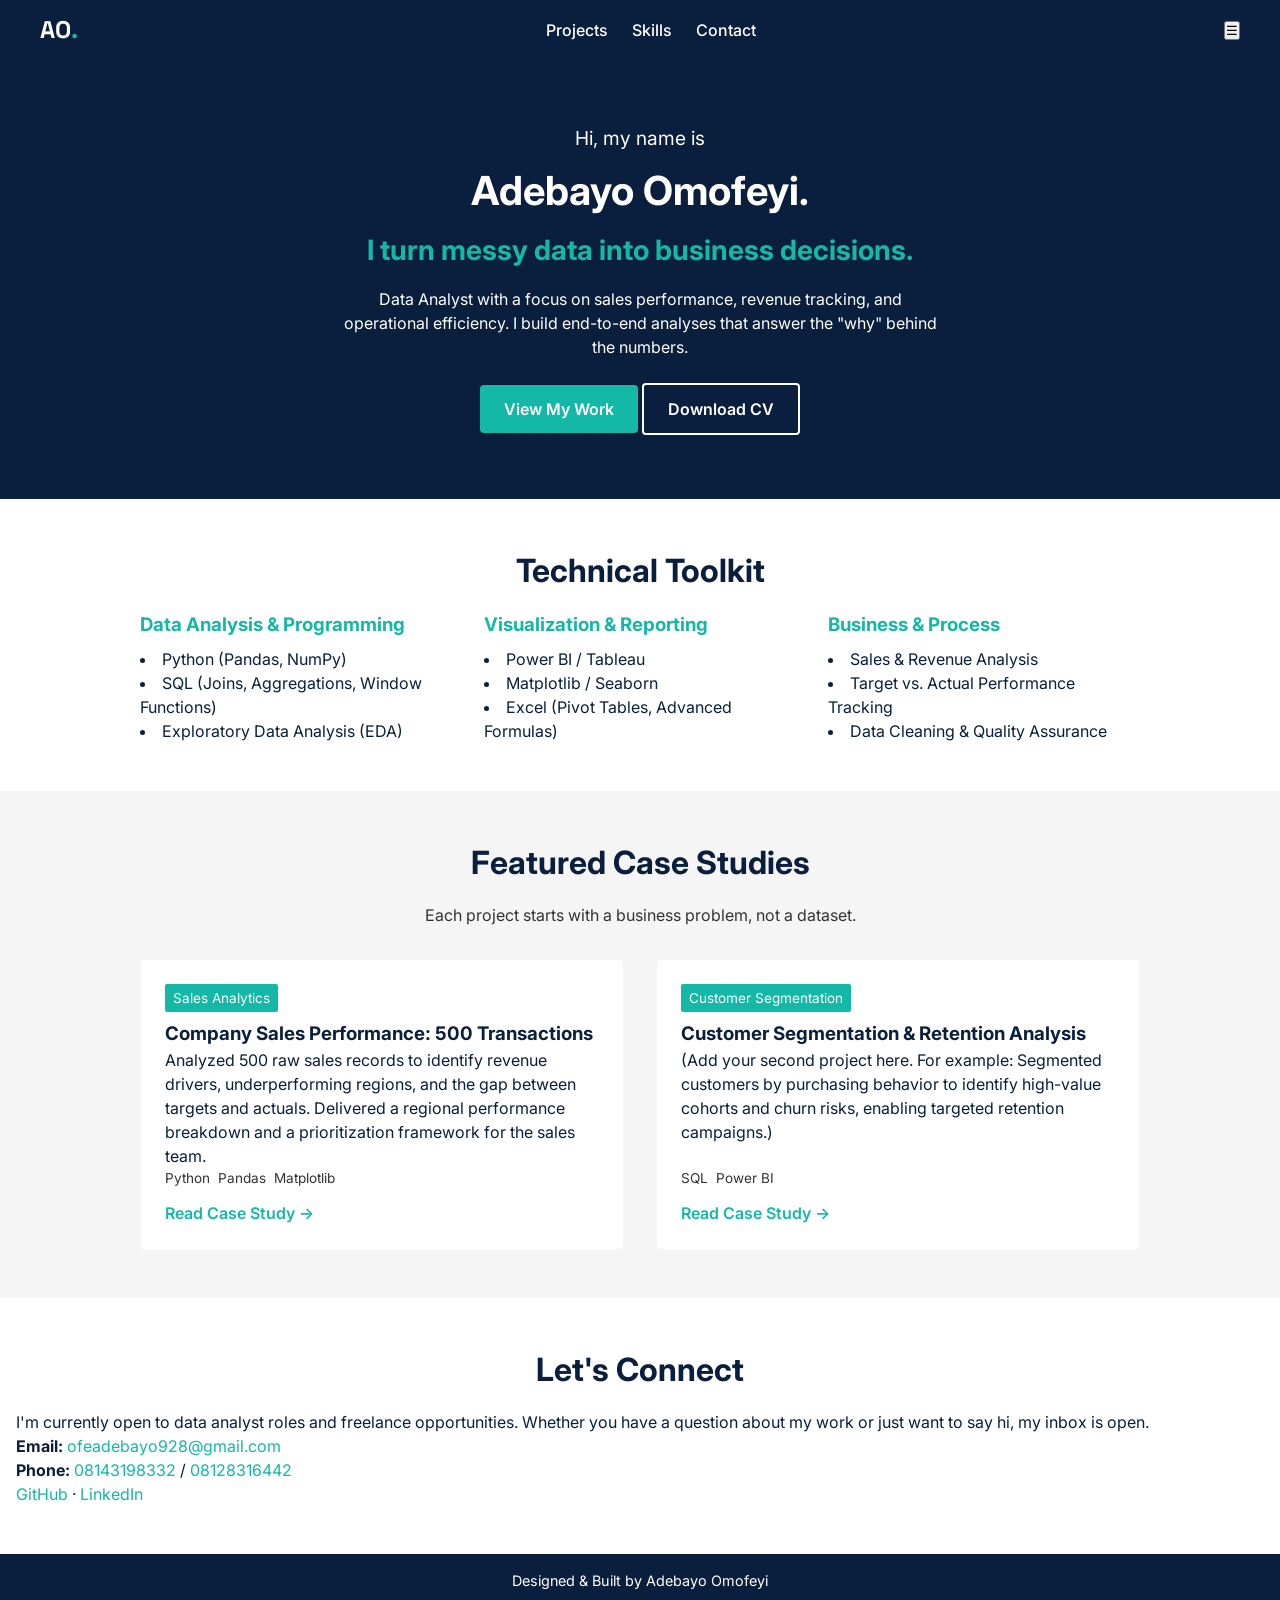
<file: feyi-project/old/index.html>
<!DOCTYPE html>
<html lang="en">
<head>
    <meta charset="UTF-8">
    <meta name="viewport" content="width=device-width, initial-scale=1.0">
    <title>Adebayo Omofeyi | Data Analyst</title>
    <link rel="stylesheet" href="style.css">
    <!-- Google Fonts for professional typography -->
    <link href="https://fonts.googleapis.com/css2?family=Inter:wght@400;600;700&family=Space+Grotesk:wght@500;700&display=swap" rel="stylesheet">
</head>
<body>

    <!-- Navigation -->
    <nav class="navbar">
        <div class="nav-container">
            <a href="#" class="logo">AO<span class="accent">.</span></a>
            <ul class="nav-links">
                <li><a href="#projects">Projects</a></li>
                <li><a href="#skills">Skills</a></li>
                <li><a href="#contact">Contact</a></li>
            </ul>
        </div>
    </nav>

    <!-- Hero Section -->
    <section class="hero">
        <div class="hero-content">
            <p class="hero-greeting">Hi, my name is</p>
            <h1 class="hero-name">Adebayo Omofeyi.</h1>
            <h2 class="hero-title">I turn messy data into business decisions.</h2>
            <p class="hero-description">
                Data Analyst with a focus on sales performance, revenue tracking, and operational efficiency. I build end-to-end analyses that answer the "why" behind the numbers.
            </p>
            <div class="hero-actions">
                <a href="#projects" class="btn btn-primary">View My Work</a>
                <a href="assets/resume.pdf" class="btn btn-outline" target="_blank">Download CV</a>
            </div>
        </div>
    </section>

    <!-- Skills Section -->
    <section id="skills" class="section">
        <h2 class="section-title">Technical Toolkit</h2>
        <div class="skills-grid">
            <div class="skill-category">
                <h3>Data Analysis & Programming</h3>
                <ul>
                    <li>Python (Pandas, NumPy)</li>
                    <li>SQL (Joins, Aggregations, Window Functions)</li>
                    <li>Exploratory Data Analysis (EDA)</li>
                </ul>
            </div>
            <div class="skill-category">
                <h3>Visualization & Reporting</h3>
                <ul>
                    <li>Power BI / Tableau</li>
                    <li>Matplotlib / Seaborn</li>
                    <li>Excel (Pivot Tables, Advanced Formulas)</li>
                </ul>
            </div>
            <div class="skill-category">
                <h3>Business & Process</h3>
                <ul>
                    <li>Sales & Revenue Analysis</li>
                    <li>Target vs. Actual Performance Tracking</li>
                    <li>Data Cleaning & Quality Assurance</li>
                </ul>
            </div>
        </div>
    </section>

    <!-- Projects Section -->
    <section id="projects" class="section section-alt">
        <h2 class="section-title">Featured Case Studies</h2>
        <p class="section-subtitle">Each project starts with a business problem, not a dataset.</p>

        <div class="projects-grid">
            <!-- Project 1: Company Sales Analysis -->
            <article class="project-card">
                <div class="project-tag">Sales Analytics</div>
                <h3>Company Sales Performance: 500 Transactions</h3>
                <p class="project-summary">
                    Analyzed 500 raw sales records to identify revenue drivers, underperforming regions,
                    and the gap between targets and actuals. Delivered a regional performance breakdown
                    and a prioritization framework for the sales team.
                </p>
                <div class="project-meta">
                    <span>Python</span>
                    <span>Pandas</span>
                    <span>Matplotlib</span>
                </div>
                <a href="projects/company-data.html" class="project-link">Read Case Study →</a>
            </article>

            <!-- Project 2: Placeholder for your next project -->
            <article class="project-card">
                <div class="project-tag">Customer Segmentation</div>
                <h3>Customer Segmentation & Retention Analysis</h3>
                <p class="project-summary">
                    (Add your second project here. For example: Segmented customers by purchasing behavior
                    to identify high-value cohorts and churn risks, enabling targeted retention campaigns.)
                </p>
                <div class="project-meta">
                    <span>SQL</span>
                    <span>Power BI</span>
                </div>
                <a href="projects/sales-analysis.html" class="project-link">Read Case Study →</a>
            </article>
        </div>
    </section>

    <!-- Contact Section -->
    <section id="contact" class="section">
        <h2 class="section-title">Let's Connect</h2>
        <p class="contact-text">
            I'm currently open to data analyst roles and freelance opportunities. Whether you have a question about my work or just want to say hi, my inbox is open.
        </p>
        <div class="contact-info">
            <p><strong>Email:</strong> <a href="mailto:ofeadebayo928@gmail.com">ofeadebayo928@gmail.com</a></p>
            <p><strong>Phone:</strong> <a href="tel:+2348143198332">08143198332</a> / <a href="tel:+2348128316442">08128316442</a></p>
            <p>
                <a href="https://github.com/0fey001" target="_blank">GitHub</a> · 
                <a href="https://www.linkedin.com/in/adebayo-omofeyi-767283310" target="_blank">LinkedIn</a>
            </p>
        </div>
    </section>

    <footer class="footer">
        <p>Designed &amp; Built by Adebayo Omofeyi</p>
    </footer>

    <script src="script.js"></script>
</body>
</html>
</file>
<file: feyi-project/old/style.css>
/* style.css – New site stylesheet */
/* Color palette */
:root {
  --navy: #0A1F3D;
  --teal: #14B8A6;
  --teal-text: #0F766E; /* teal on white for contrast */
  --white: #FFFFFF;
  --gray-light: #F5F5F5;
  --gray-dark: #333333;
}

/* Reset & base */
* {
  margin: 0;
  padding: 0;
  box-sizing: border-box;
}
html {
  font-size: 16px;
  line-height: 1.5;
}
body {
  font-family: 'Inter', system-ui, sans-serif;
  background-color: var(--white);
  color: var(--navy);
  scroll-behavior: smooth;
}

/* Navigation */
.navbar {
  background: var(--navy);
  color: var(--white);
  padding: 0.75rem 1rem;
}
.nav-container {
  max-width: 1200px;
  margin: 0 auto;
  display: flex;
  align-items: center;
  justify-content: space-between;
}
.logo {
  font-family: 'Space Grotesk', sans-serif;
  font-weight: 700;
  font-size: 1.5rem;
  color: var(--white);
  text-decoration: none;
}
.logo .accent { color: var(--teal); }
.nav-links {
  list-style: none;
  display: flex;
  gap: 1.5rem;
}
.nav-links a {
  color: var(--white);
  text-decoration: none;
  font-weight: 500;
}
.nav-links a:focus-visible {
  outline: 2px solid var(--teal);
  outline-offset: 2px;
}

/* Hero */
.hero {
  background: var(--navy);
  color: var(--white);
  padding: 4rem 1rem;
  text-align: center;
}
.hero-content { max-width: 800px; margin: 0 auto; }
.hero-greeting { font-size: 1.2rem; margin-bottom: 0.5rem; }
.hero-name { font-size: 2.5rem; margin: 0.5rem 0; }
.hero-title { font-size: 1.75rem; margin-bottom: 1rem; color: var(--teal);
}
.hero-description { max-width: 600px; margin: 0 auto 1.5rem; }
.btn {
  display: inline-block;
  padding: 0.75rem 1.5rem;
  border-radius: 4px;
  font-weight: 600;
  text-decoration: none;
  transition: background 0.2s;
}
.btn-primary { background: var(--teal); color: var(--white); }
.btn-primary:hover { background: #0F766E; }
.btn-outline { border: 2px solid var(--white); color: var(--white); }
.btn-outline:hover { background: var(--white); color: var(--navy); }

/* Sections */
.section {
  padding: 3rem 1rem;
}
.section-alt { background: var(--gray-light); }
.section-title { font-size: 2rem; margin-bottom: 1rem; text-align: center; }
.section-subtitle { text-align: center; margin-bottom: 2rem; color: var(--gray-dark); }

/* Skills grid */
.skills-grid { display: grid; gap: 2rem; max-width: 1000px; margin: 0 auto; }
@media (min-width: 600px) {
  .skills-grid { grid-template-columns: repeat(3, 1fr); }
}
.skill-category h3 { color: var(--teal); margin-bottom: 0.5rem; }
.skill-category ul { list-style: disc inside; }

/* Projects grid */
.projects-grid { display: grid; gap: 2rem; max-width: 1000px; margin: 0 auto; }
@media (min-width: 600px) {
  .projects-grid { grid-template-columns: repeat(2, 1fr); }
}
.project-card { background: var(--white); border: 1px solid var(--gray-light); padding: 1.5rem; border-radius: 4px; display: flex; flex-direction: column; height: 100%; }
.project-tag { background: var(--teal); color: var(--white); align-self: flex-start; padding: 0.25rem 0.5rem; border-radius: 2px; font-size: 0.85rem; margin-bottom: 0.5rem; }
.project-meta { margin-top: auto; display: flex; gap: 0.5rem; flex-wrap: wrap; font-size: 0.85rem; color: var(--gray-dark); }
.project-link { margin-top: 0.75rem; color: var(--teal); text-decoration: none; font-weight: 600; }
.project-link:hover { text-decoration: underline; }

/* Contact */
.contact-info a { color: var(--teal); text-decoration: none; }
.contact-info a:hover { text-decoration: underline; }

/* Footer */
.footer { background: var(--navy); color: var(--white); text-align: center; padding: 1rem; font-size: 0.9rem; }

/* Accessibility */
a:focus-visible { outline: 2px solid var(--teal); outline-offset: 2px; }

/* Reduced motion */
@media (prefers-reduced-motion: reduce) {
  *, *::before, *::after { transition-duration: 0s !important; }
}
</file>
